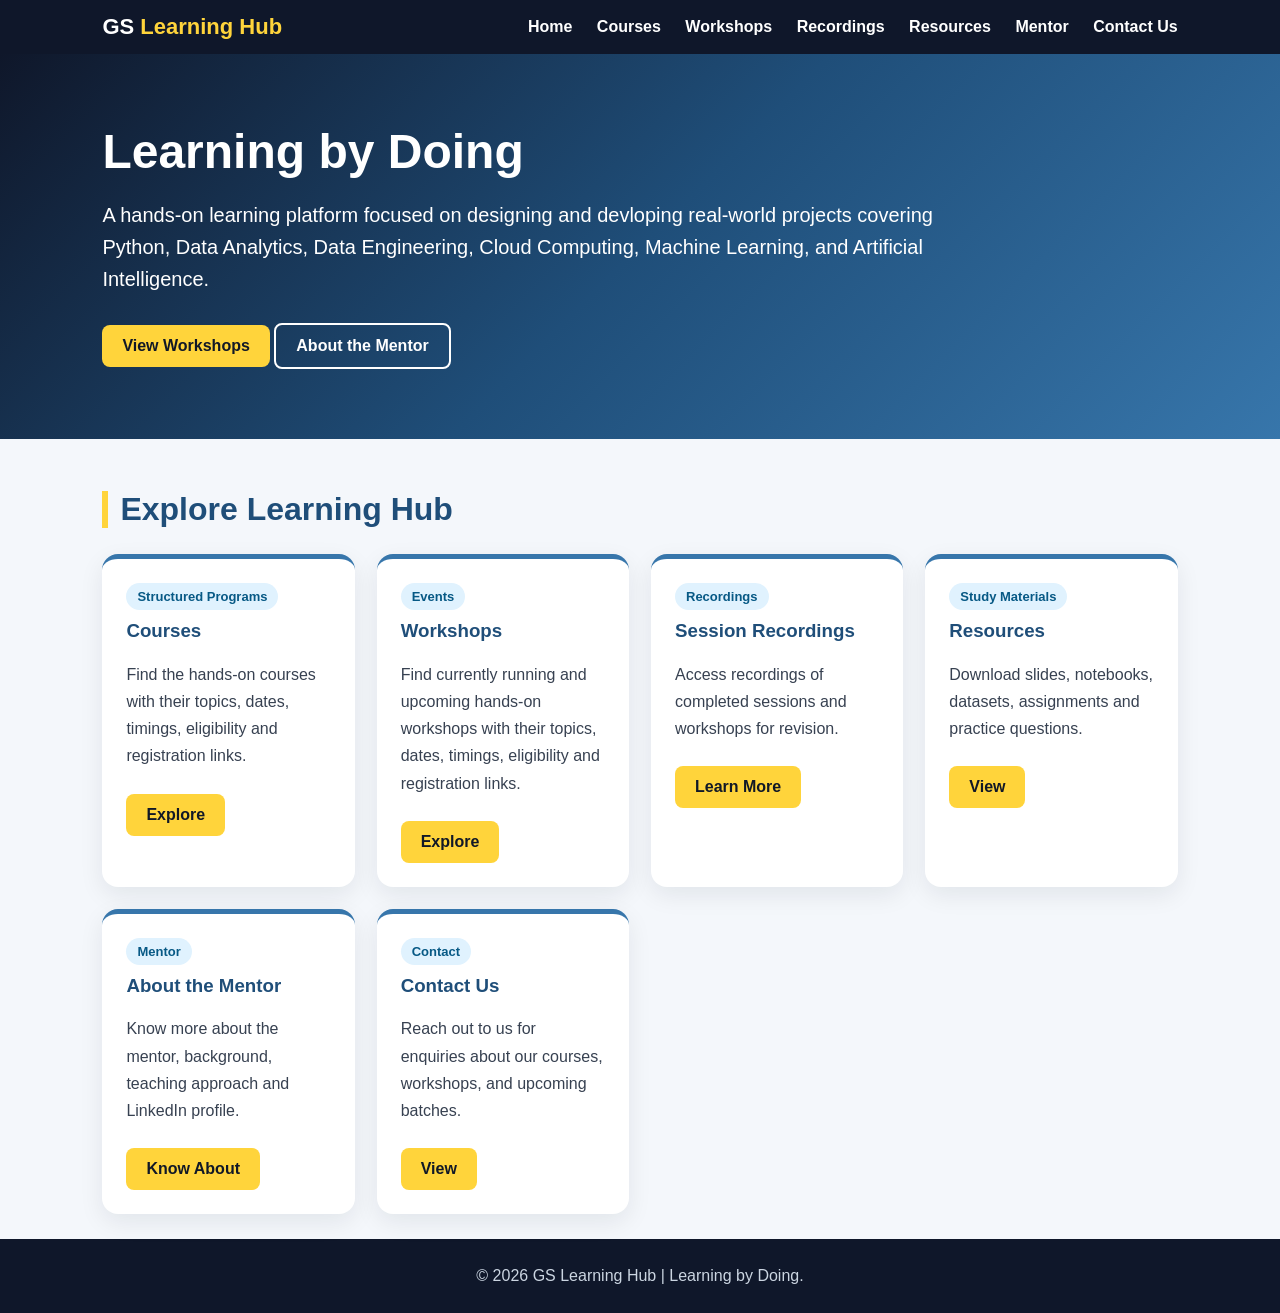
<file: index.html>
<!DOCTYPE html>
<html lang="en">
<head>
    <meta charset="UTF-8"/>
    <meta name="viewport" content="width=device-width, initial-scale=1.0"/>
    <title>GS Learning Hub</title>
    <link rel="stylesheet" href="css/style.css"/>
</head>
<body>
<div class="nav">
    <div class="logo">GS <span>Learning Hub</span></div>
    <div><a href="index.html">Home</a>
        <a href="courses.html">Courses</a>
        <a href="workshops.html">Workshops</a>
        <a href="recordings.html">Recordings</a>
        <a href="resources.html">Resources</a>
        <a href="about.html">Mentor</a>
        <a href="contactus.html">Contact Us</a></div>
</div>

<section class="hero">
    <h1>Learning by Doing</h1>
    <p>A hands-on learning platform focused on designing and devloping real-world projects covering Python, Data Analytics, Data Engineering, Cloud Computing, Machine Learning, and Artificial Intelligence.</p>
    <a class="btn" href="workshops.html">View Workshops</a> <a class="btn btn-outline" href="about.html">About the Mentor</a>
</section>

<section class="section">
    <h2>Explore Learning Hub</h2>
    <div class="grid">
        <div class="card">
            <span class="badge">Structured Programs</span>
            <h3>Courses</h3>
            <p>Find the hands-on courses with their topics, dates, timings, eligibility and registration links.</p>
            <a class="btn" href="courses.html">Explore</a>
        </div>
        <div class="card">
            <span class="badge">Events</span>
            <h3>Workshops</h3>
            <p>Find currently running and upcoming hands-on workshops with their topics, dates, timings, eligibility and registration links.</p>
            <a class="btn" href="workshops.html">Explore</a>
        </div>
        <div class="card">
            <span class="badge">Recordings</span>
            <h3>Session Recordings</h3>
            <p>Access recordings of completed sessions and workshops for revision.</p>
            <a class="btn" href="recordings.html">Learn More</a>
        </div>
        <div class="card">
            <span class="badge">Study Materials</span>
            <h3>Resources</h3>
            <p>Download slides, notebooks, datasets, assignments and practice questions.</p>
            <a class="btn" href="resources.html">View</a>
        </div>
        <div class="card">
            <span class="badge">Mentor</span>
            <h3>About the Mentor</h3>
            <p>Know more about the mentor, background, teaching approach and LinkedIn profile.</p>
            <a class="btn" href="about.html">Know About</a>
        </div>
        <div class="card">
            <span class="badge">Contact</span>
            <h3>Contact Us</h3>
            <p>Reach out to us for enquiries about our courses, workshops, and upcoming batches.</p>
            <a class="btn" href="contactus.html">View</a>
        </div>
    </div>
</section>

<div class="footer">© 2026 GS Learning Hub | Learning by Doing.</div>
</body>
</html>
</file>
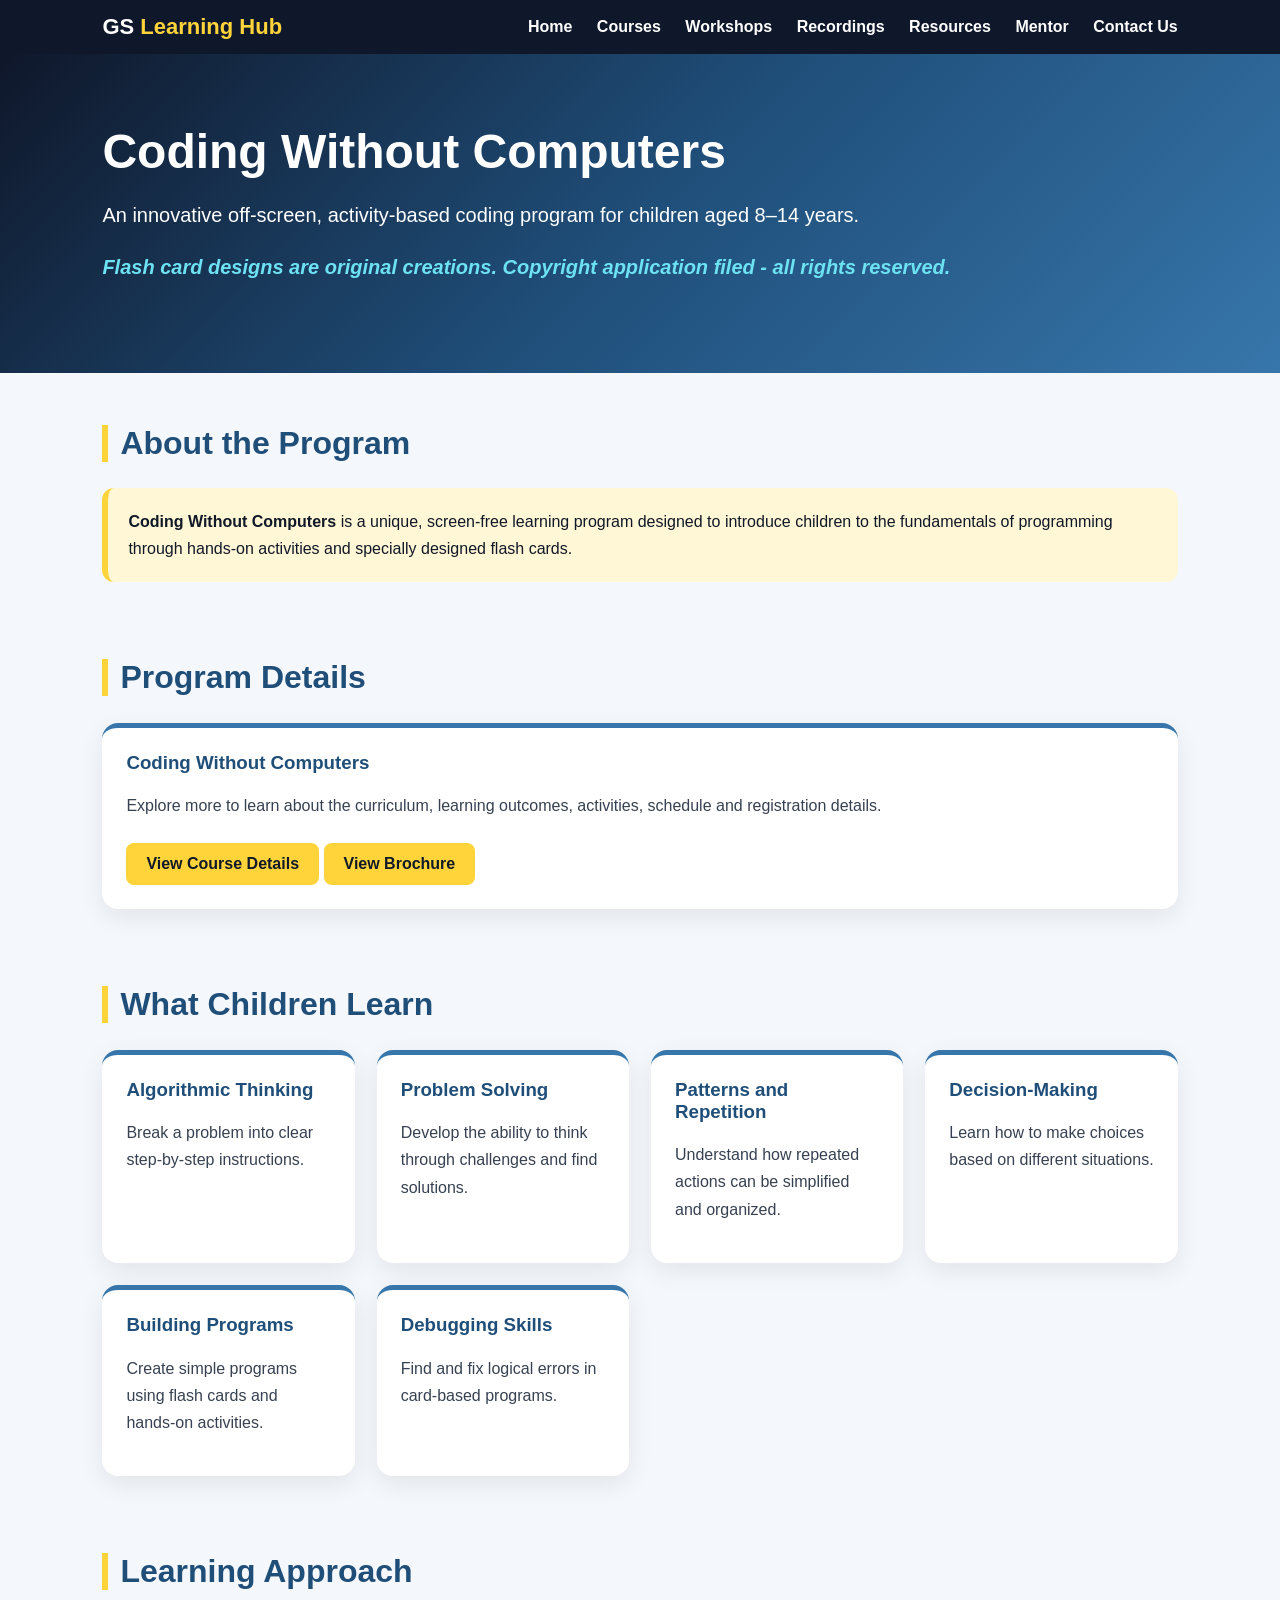
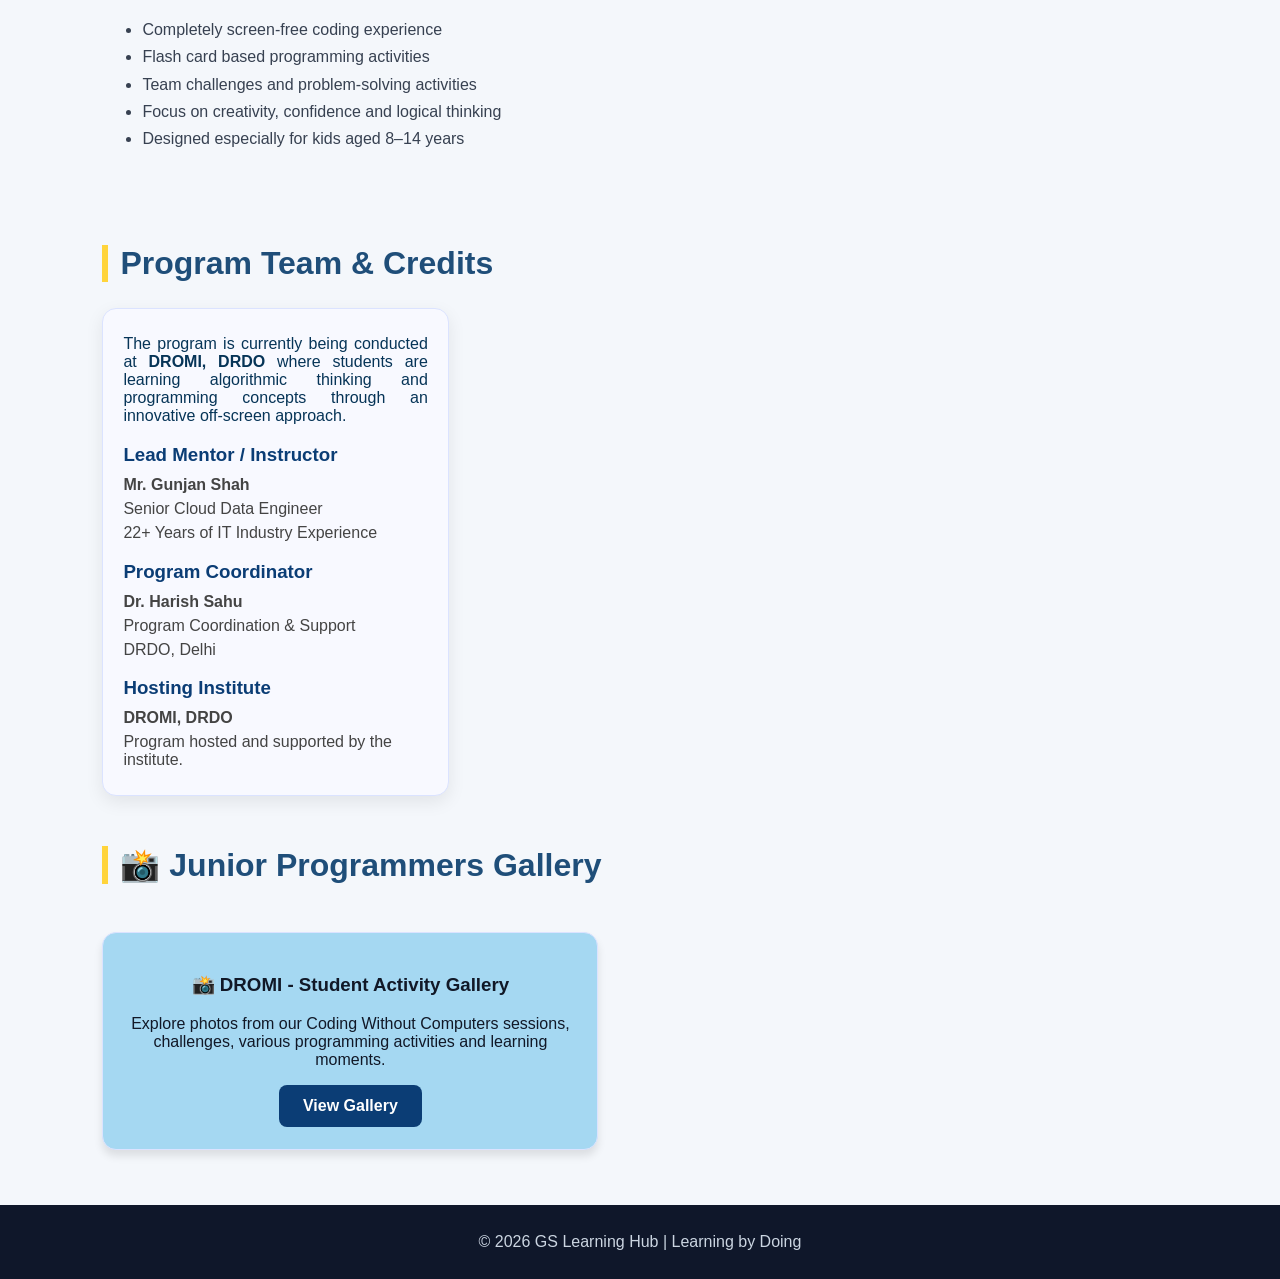
<file: coding-without-computers.html>
<!DOCTYPE html>
<html>
<head>
    <meta charset="UTF-8">
    <meta name="viewport" content="width=device-width, initial-scale=1.0">
    <title>Coding Without Computers</title>
    <link rel="stylesheet" href="css/style.css">
</head>
<body>
<div class="nav">
    <div class="logo">GS <span>Learning Hub</span></div>
    <div>
        <a href="index.html">Home</a>
        <a href="courses.html">Courses</a>
        <a href="workshops.html">Workshops</a>
        <a href="recordings.html">Recordings</a>
        <a href="resources.html">Resources</a>
        <a href="about.html">Mentor</a>
        <a href="contactus.html">Contact Us</a>
    </div>
</div>
<section class="hero">
    <h1>Coding Without Computers</h1>
    <p>An innovative off-screen, activity-based coding program for children aged 8–14 years.</p>
    <p class="copyright-note">Flash card designs are original creations. Copyright application filed - all rights reserved.</p>
</section>
<section class="section">
    <h2>About the Program</h2>
    <div class="highlight"><b>Coding Without Computers</b> is a unique, screen-free learning program designed to introduce children to the fundamentals of programming through hands-on activities and specially designed flash cards.</div>
</section>
<section class="section">
    <h2>Program Details</h2>
    <div class="card">
        <h3>Coding Without Computers</h3>
        <p>
            Explore more to learn about the curriculum, learning outcomes, activities, schedule and registration details.
        </p>
        <a class="btn"
           href="cwc_course_details.html"
           >
            View Course Details
        </a>
        <a class="btn"
           href="images/brochure/Brochure_8-14Yrs_Version.jpg"
           >
            View Brochure
        </a>
    </div>
</section>
<section class="section"><h2>What Children Learn</h2><div class="grid">
    <div class="card"><h3>Algorithmic Thinking</h3><p>Break a problem into clear step-by-step instructions.</p></div>
    <div class="card"><h3>Problem Solving</h3><p>Develop the ability to think through challenges and find solutions.</p></div>
    <div class="card"><h3>Patterns and Repetition</h3><p>Understand how repeated actions can be simplified and organized.</p></div>
    <div class="card"><h3>Decision-Making</h3><p>Learn how to make choices based on different situations.</p></div>
    <div class="card"><h3>Building Programs</h3><p>Create simple programs using flash cards and hands-on activities.</p></div>
    <div class="card"><h3>Debugging Skills</h3><p>Find and fix logical errors in card-based programs.</p></div>
</div>
</section>
<section class="section"><h2>Learning Approach</h2><ul class="list">
<li>Completely screen-free coding experience</li><li>Flash card based programming activities</li><li>Team challenges and problem-solving activities</li><li>Focus on creativity, confidence and logical thinking</li><li>Designed especially for kids aged 8–14 years</li>
</ul>
</section>

<section class="section">
    <h2>Program Team & Credits</h2>
    <div class="credits-grid">
        <div class="credit-card">
            <p style="text-align:justify;color:#063457; font-size:16px;">
                The program is currently being conducted at <b>DROMI, DRDO</b> where students are learning algorithmic thinking and programming concepts through an innovative off-screen approach.
            </p>
            <h3>Lead Mentor / Instructor</h3>
            <p><strong>Mr. Gunjan Shah</strong></p>
            <p>Senior Cloud Data Engineer</p>
            <p>22+ Years of IT Industry Experience</p>
            <h3>Program Coordinator</h3>
            <p><strong>Dr. Harish Sahu</strong></p>
            <p>Program Coordination & Support</p>
            <p>DRDO, Delhi</p>
            <h3>Hosting Institute</h3>
            <p><strong>DROMI, DRDO</strong></p>
            <p>Program hosted and supported by the institute.</p>
        </div>
    </div>
</section>

<section class="section"><h2 style="margin:0;">📸 Junior Programmers Gallery</h2><br>
<div class="gallery-box">
    <h3>📸 DROMI - Student Activity Gallery</h3>
    <p>
        Explore photos from our Coding Without Computers sessions,
        challenges, various programming activities and learning moments.
    </p>

    <a href="https://drive.google.com/drive/folders/1MoaOyw8kwmWW4wtuLs9CSBfDPX2tMwCy?usp=sharing"
       target="_blank"
       class="gallery-btn">
        View Gallery
    </a>
</div>
</section>

<div class="footer">© 2026 GS Learning Hub | Learning by Doing</div></body></html>
</file>
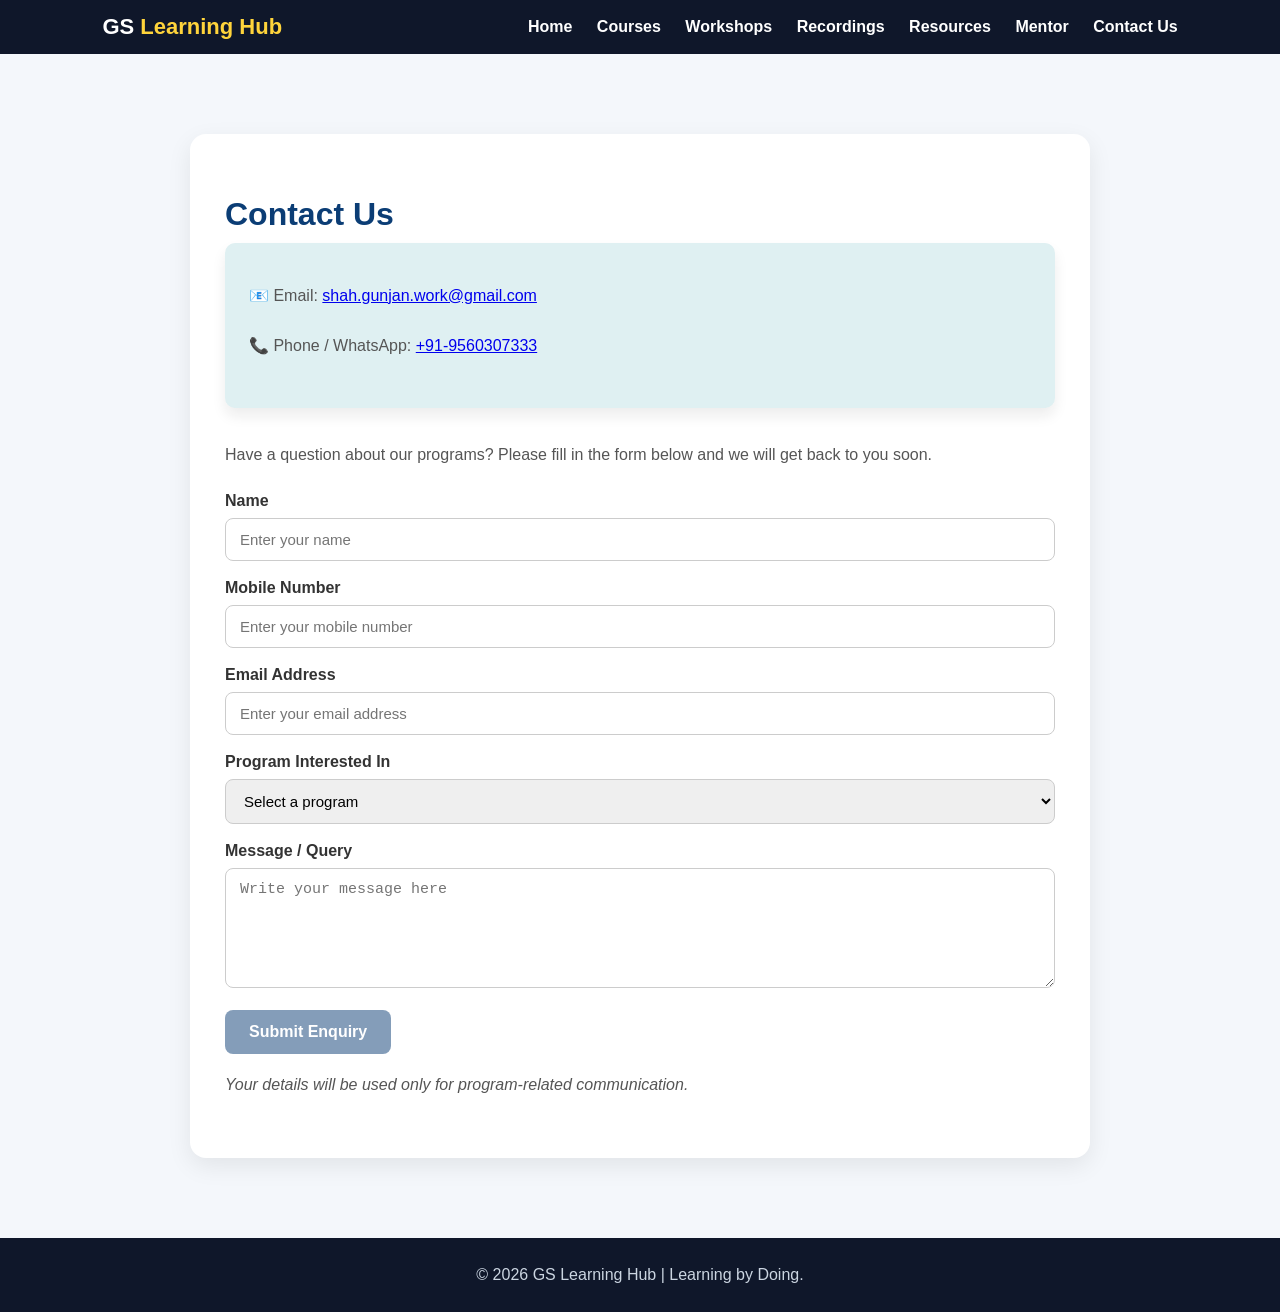
<file: contactus.html>
<!DOCTYPE html>
<html lang="en">

<head>
    <meta charset="UTF-8">
    <meta name="viewport" content="width=device-width, initial-scale=1.0">
    <title>Contact Details</title>
    <link rel="stylesheet" href="css/style.css">
</head>

<body>
<div class="nav">
    <div class="logo">GS <span>Learning Hub</span></div>
    <div>
        <a href="index.html">Home</a>
        <a href="courses.html">Courses</a>
        <a href="workshops.html">Workshops</a>
        <a href="recordings.html">Recordings</a>
        <a href="resources.html">Resources</a>
        <a href="about.html">Mentor</a>
        <a href="contactus.html">Contact Us</a>
    </div>
</div>
<section class="contact-section">
    <div class="contact-card">
        <h1>Contact Us</h1>

        <div class="sub-card">
            <p>
                📧 Email:
                <a href="mailto:shah.gunjan.work@gmail.com">shah.gunjan.work@gmail.com</a>
            </p>

            <p>
                📞 Phone / WhatsApp:
                <a href="tel:+919560307333">+91-9560307333</a>
            </p>

        </div><br>

        <p>
            Have a question about our programs? Please fill in the form below and
            we will get back to you soon.
        </p>

        <form action="https://api.web3forms.com/submit" method="POST">

            <!-- Replace this with your Web3Forms access key -->
            <input type="hidden" name="access_key" value="YOUR_ACCESS_KEY_HERE">

            <!-- Email subject -->
            <input type="hidden" name="subject" value="New Enquiry from GS Learning Hub Website">

            <!-- From name -->
            <input type="hidden" name="from_name" value="GS Learning Hub Website">

            <div class="form-group">
                <label for="name">Name</label>
                <input type="text" id="name" name="Name" placeholder="Enter your name" required>
            </div>

            <div class="form-group">
                <label for="phone">Mobile Number</label>
                <input type="tel" id="phone" name="Mobile Number" placeholder="Enter your mobile number" required>
            </div>

            <div class="form-group">
                <label for="email">Email Address</label>
                <input type="email" id="email" name="Email" placeholder="Enter your email address">
            </div>

            <div class="form-group">
                <label for="program">Program Interested In</label>
                <select id="program" name="Program Interested In" required>
                    <option value="">Select a program</option>
                    <option value="Coding Without Computers">Coding Without Computers</option>
                    <option value="Hands-on Python Workshop">Hands-on Python Workshop</option>
                    <option value="Python Beginner to Builder Program">Python Beginner to Builder Program</option>
                    <option value="Exploratory Data Analysis with Python">Data Analysis with Python</option>
                </select>
            </div>

            <div class="form-group">
                <label for="message">Message / Query</label>
                <textarea id="message" name="Message" placeholder="Write your message here"></textarea>
            </div>

            <button type="submit" class="submit-btn disabled-btn" >Submit Enquiry</button>

            <p class="contact-note">
                <I>Your details will be used only for program-related communication.</I>
            </p>

        </form>
    </div>
</section>
<div class="footer">© 2026 GS Learning Hub | Learning by Doing.</div>
</body>
</html>
</file>
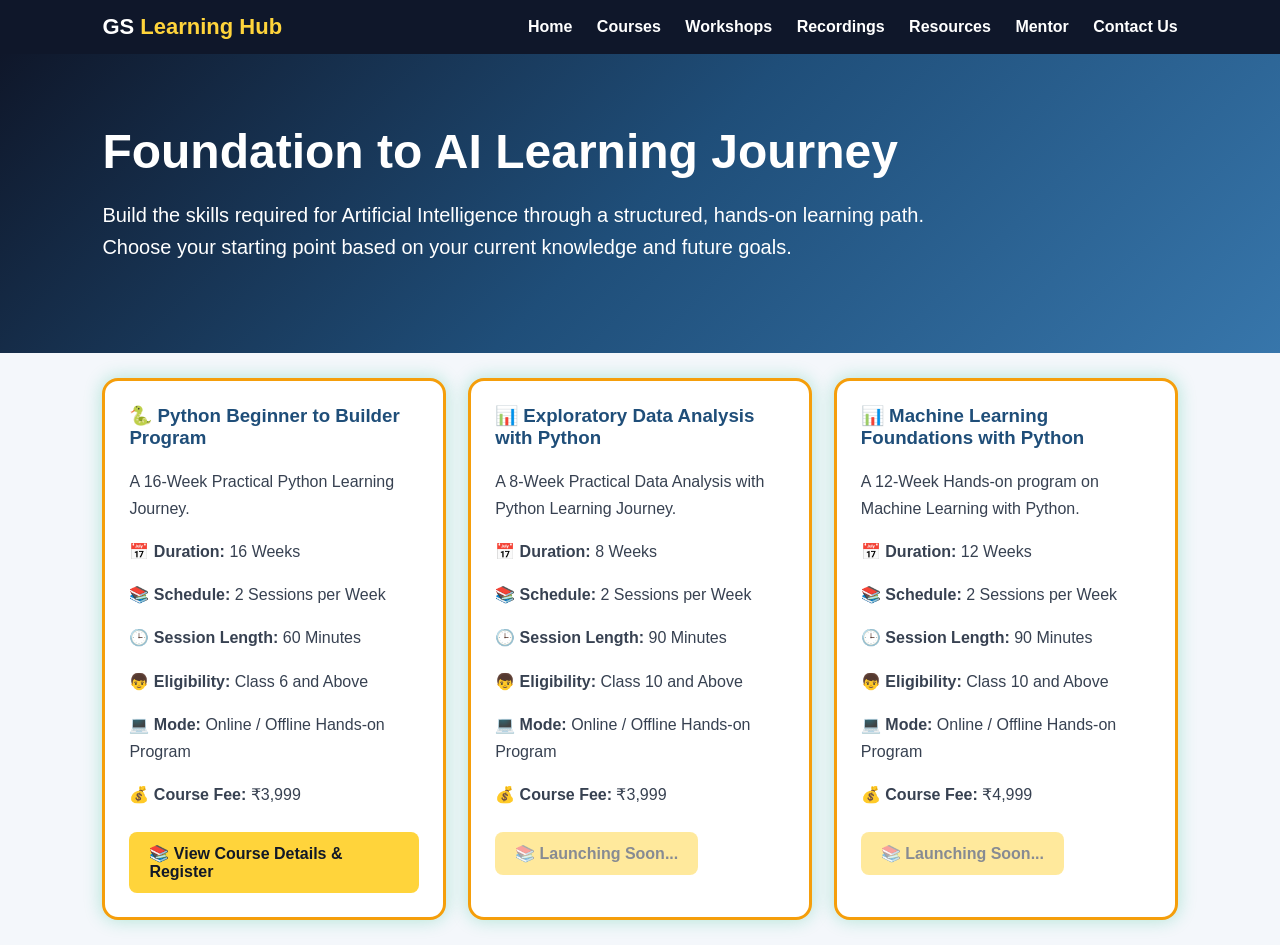
<file: courses.html>
<!DOCTYPE html>
<html lang="en">
<head>
    <meta charset="UTF-8"/>
    <meta name="viewport" content="width=device-width, initial-scale=1.0"/>
    <title>Current Course Offerings</title>
    <link rel="stylesheet" href="css/style.css"/>
</head>

<body>
<div class="nav">
    <div class="logo">GS <span>Learning Hub</span></div>
    <div><a href="index.html">Home</a>
        <a href="courses.html">Courses</a>
        <a href="workshops.html">Workshops</a>
        <a href="recordings.html">Recordings</a>
        <a href="resources.html">Resources</a>
        <a href="about.html">Mentor</a>
        <a href="contactus.html">Contact Us</a></div>
</div>

<section class="hero">
    <h1>Foundation to AI Learning Journey</h1>
    <p>
        Build the skills required for Artificial Intelligence through a structured, hands-on learning path. Choose your starting point based on your current knowledge and future goals.
    </p>
</section>

<section class="section">
    <div class="grid">

        <div class="card upcoming-workshop">
            <h3>🐍 Python Beginner to Builder Program</h3>
            <p>A 16-Week Practical Python Learning Journey.</p>
            <p>📅 <b>Duration:</b> 16 Weeks</p>
            <p>📚 <b>Schedule:</b> 2 Sessions per Week</p>
            <p>🕒 <b>Session Length:</b> 60 Minutes</p>
            <p>👦 <b>Eligibility:</b> Class 6 and Above</p>
            <p>💻 <b>Mode:</b> Online / Offline Hands-on Program</p>
            <p>💰 <b>Course Fee:</b> ₹3,999</p>
            <div class="course-actions">
                <a
                        href="python-begin2build-program.html"
                        class="btn"
                >
                    📚 View Course Details & Register
                </a>
            </div>
        </div>

        <div class="card upcoming-workshop">
            <h3>📊 Exploratory Data Analysis with Python</h3>
            <p>
                A 8-Week Practical Data Analysis with Python Learning Journey.<br>
            </p>
            <p>📅 <b>Duration:</b> 8 Weeks</p>
            <p>📚 <b>Schedule:</b> 2 Sessions per Week</p>
            <p>🕒 <b>Session Length:</b> 90 Minutes</p>
            <p>👦 <b>Eligibility:</b> Class 10 and Above</p>
            <p>💻 <b>Mode:</b> Online / Offline Hands-on Program</p>
            <p>💰 <b>Course Fee:</b> ₹3,999</p>
            <div class="course-actions">
                <a
                        href="eda-python-program.html"
                        class="btn disabled-btn"
                >
                    📚 Launching Soon...
                </a>
            </div>

        </div>

        <div class="card upcoming-workshop">
            <h3>📊 Machine Learning Foundations with Python</h3>
            <p>
                A 12-Week Hands-on program on Machine Learning with Python.<br>
            </p>
            <p>📅 <b>Duration:</b> 12 Weeks</p>
            <p>📚 <b>Schedule:</b> 2 Sessions per Week</p>
            <p>🕒 <b>Session Length:</b> 90 Minutes</p>
            <p>👦 <b>Eligibility:</b> Class 10 and Above</p>
            <p>💻 <b>Mode:</b> Online / Offline Hands-on Program</p>
            <p>💰 <b>Course Fee:</b> ₹4,999</p>
            <div class="course-actions">
                <a
                        href="ml-python-program.html"
                        class="btn disabled-btn"
                >
                    📚 Launching Soon...
                </a>
            </div>

        </div>

    </div>


</section>
</body>

</html>
</file>
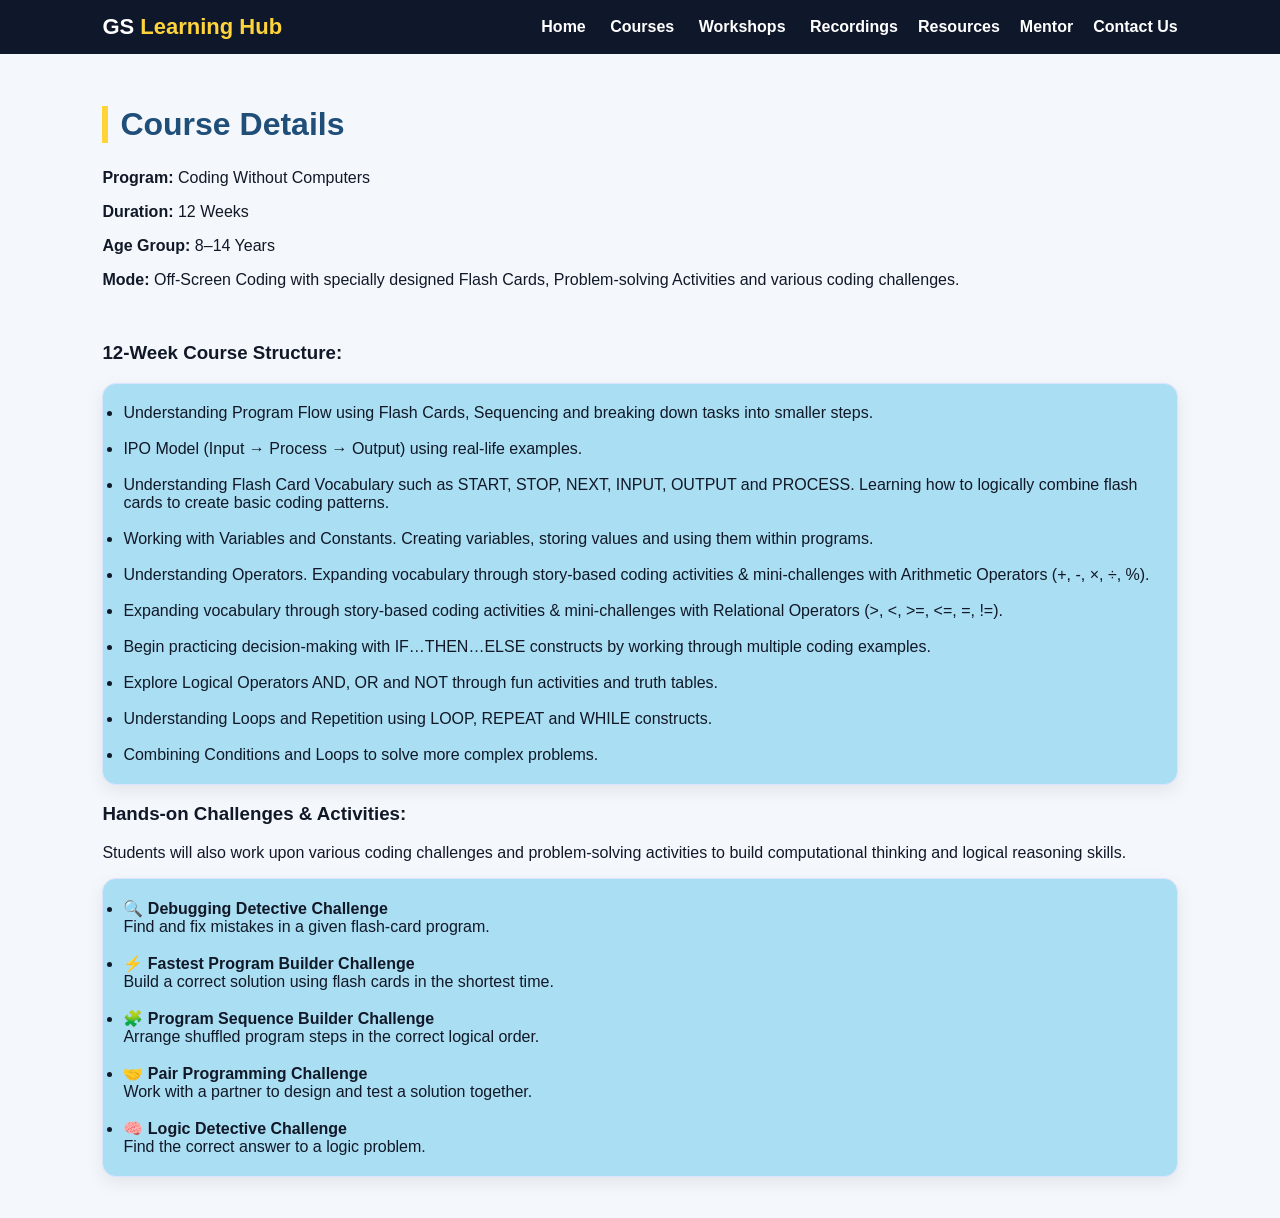
<file: cwc_course_details.html>
<!DOCTYPE html>
<html>
<head>
    <meta charset="UTF-8">
    <meta name="viewport" content="width=device-width, initial-scale=1.0">
    <title>Coding Without Computers</title>
    <link rel="stylesheet" href="css/style.css">
</head>
<body>
<div class="nav">
    <div class="logo">GS <span>Learning Hub</span></div>
    <div>
        <a href="index.html">Home</a>
        <a href="courses.html">Courses</a>
        <a href="workshops.html">Workshops</a>
        <a href="recordings.html">Recordings</a><a href="resources.html">Resources</a><a href="about.html">Mentor</a><a href="contactus.html">Contact Us</a>
    </div>
</div>
<section id="course-details" class="section">
  <h2>Course Details</h2>

  <div class="course-summary">
    <p><strong>Program:</strong> Coding Without Computers</p>
    <p><strong>Duration:</strong> 12 Weeks</p>
    <p><strong>Age Group:</strong> 8–14 Years</p>
    <p><strong>Mode:</strong> Off-Screen Coding with specially designed Flash Cards, Problem-solving Activities and various coding challenges.</p>
  </div>
    <br>
  <h3>12-Week Course Structure:</h3>
    <div class="course-grid">
      <ul class="courses-details">
          <li>Understanding Program Flow using Flash Cards, Sequencing and breaking down tasks into smaller steps.</li><br>
          <li>IPO Model (Input → Process → Output) using real-life examples.</li><br>
          <li>Understanding Flash Card Vocabulary such as START, STOP, NEXT, INPUT, OUTPUT and PROCESS. Learning how to logically combine flash cards to create basic coding patterns.</li><br>
          <li>Working with Variables and Constants. Creating variables, storing values and using them within programs.</li><br>
          <li>Understanding Operators. Expanding vocabulary through story-based coding activities & mini-challenges with Arithmetic Operators (+, -, ×, ÷, %).</li><br>
          <li>Expanding vocabulary through story-based coding activities & mini-challenges  with Relational Operators (&gt;, &lt;, &gt;=, &lt;=, =, !=).</li><br>
          <li>Begin practicing decision‑making with IF…THEN…ELSE constructs by working through multiple coding examples.</li><br>
          <li>Explore Logical Operators AND, OR and NOT through fun activities and truth tables.</li><br>
          <li>Understanding Loops and Repetition using LOOP, REPEAT and WHILE constructs.</li><br>
          <li>Combining Conditions and Loops to solve more complex problems.</li>
      </ul>

        <h3>Hands-on Challenges & Activities:</h3>
        <p>
            Students will also work upon various coding challenges and problem-solving activities to build computational thinking and logical reasoning skills.
        </p>

        <div class="course-grid">
            <ul class="courses-details">
            <li>
                <strong>🔍 Debugging Detective Challenge</strong><br>
                Find and fix mistakes in a given flash-card program.
            </li><br>
            <li>
                <strong>⚡ Fastest Program Builder Challenge</strong><br>
                Build a correct solution using flash cards in the shortest time.
            </li><br>
            <li>
                <strong>🧩 Program Sequence Builder Challenge</strong><br>
                Arrange shuffled program steps in the correct logical order.
            </li><br>

            <li>
                <strong>🤝 Pair Programming Challenge</strong><br>
                Work with a partner to design and test a solution together.
            </li><br>
            <li>
                <strong>🧠 Logic Detective Challenge</strong><br>
                Find the correct answer to a logic problem.
            </li>
            </ul>
        </div>

    </div>


</section>
</body>
</html>
</file>
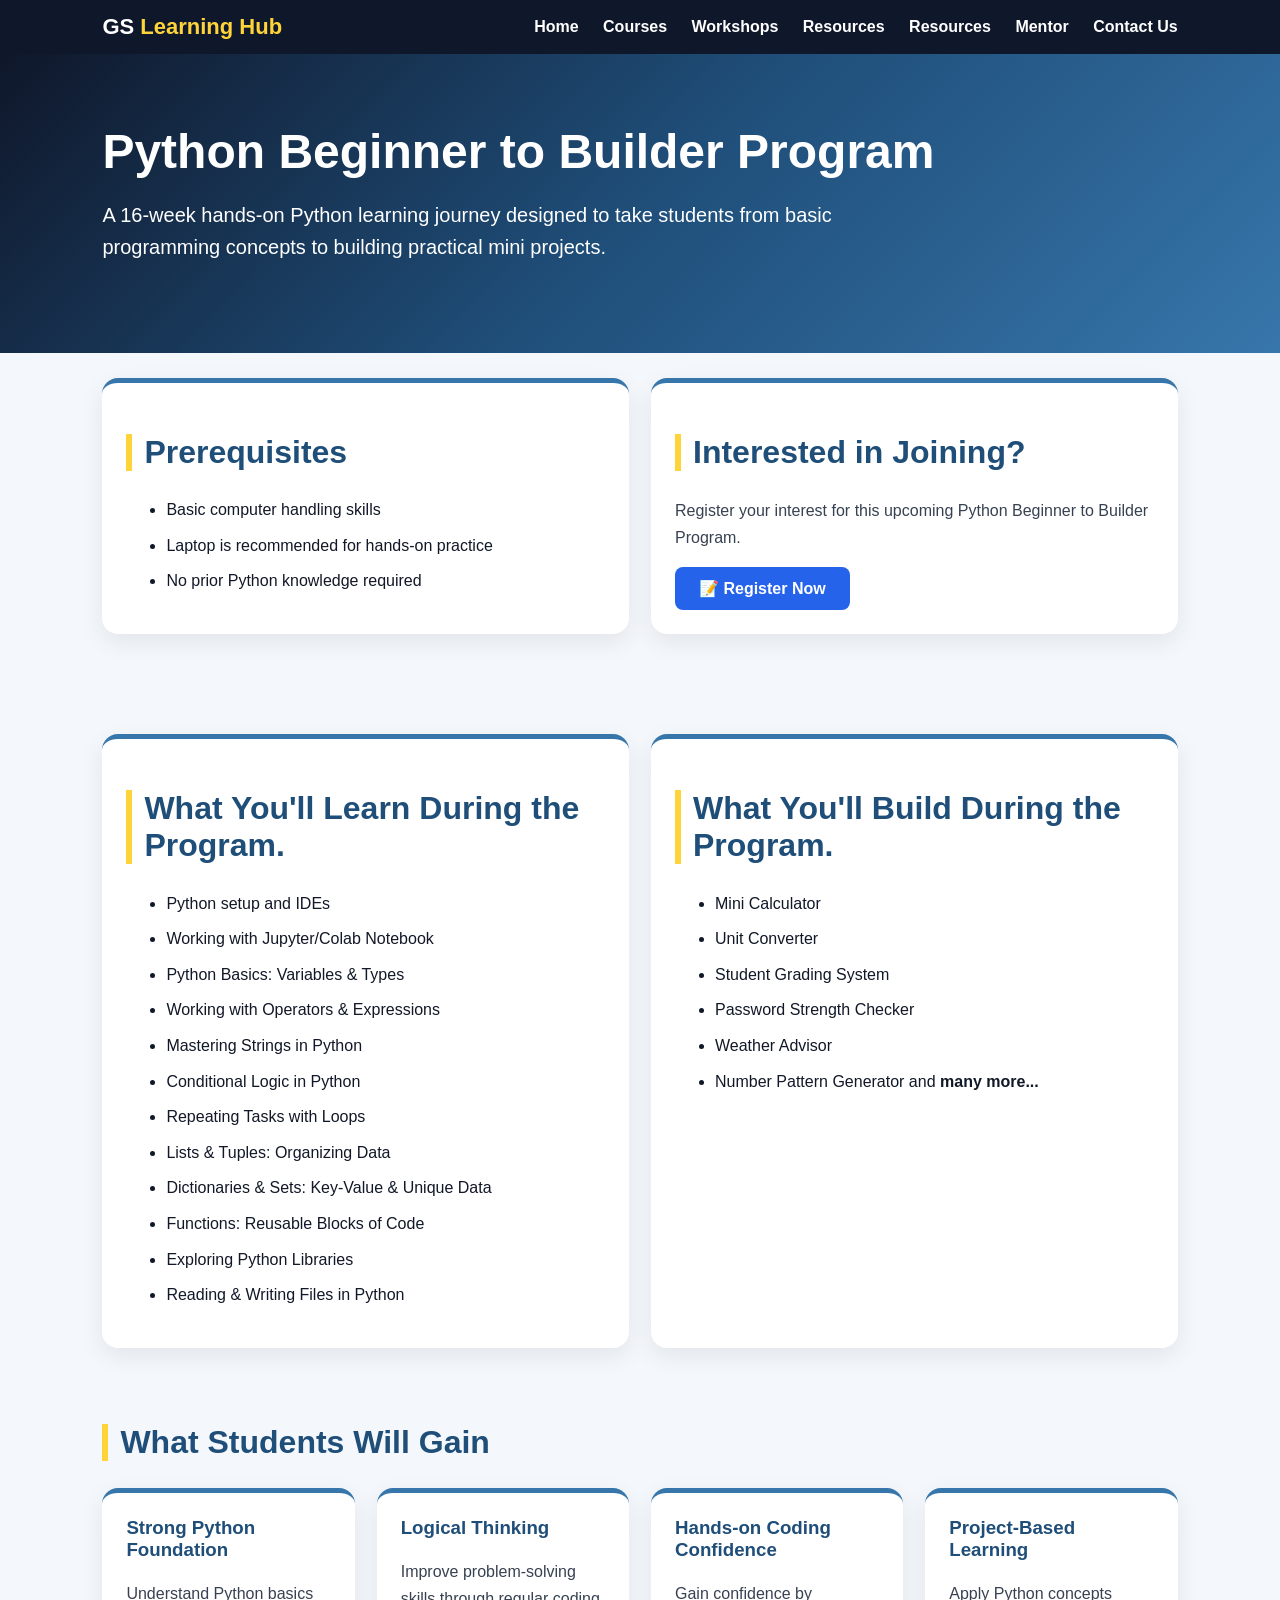
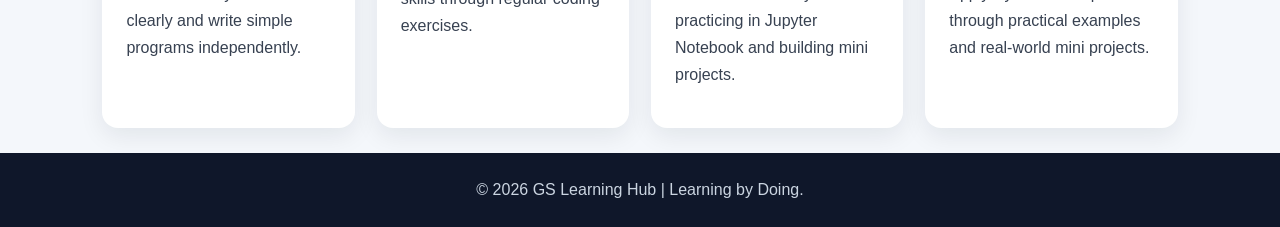
<file: python-begin2build-program.html>
<!DOCTYPE html>
<html lang="en">

<head>
    <meta charset="UTF-8">
    <meta name="viewport" content="width=device-width, initial-scale=1.0">
    <title>Python Beginner to Builder Program | GS Learning Hub</title>
    <link rel="stylesheet" href="css/style.css">
</head>

<body>

<!-- Navigation -->

<div class="nav">

    <div class="logo">
        GS <span>Learning Hub</span>
    </div>

    <div>
        <a href="index.html">Home</a>
        <a href="courses.html">Courses</a>
        <a href="workshops.html">Workshops</a>
        <a href="recordings.html">Resources</a>
        <a href="resources.html">Resources</a>
        <a href="about.html">Mentor</a>
        <a href="contactus.html">Contact Us</a>
    </div>

</div>

<!-- Hero Section -->

<section class="hero">

    <h1>Python Beginner to Builder Program</h1>

    <p>
        A 16-week hands-on Python learning journey designed to take students
        from basic programming concepts to building practical mini projects.
    </p>

</section>

<!-- Prerequisites -->
<section class="section">

    <section class="grid">


        <div class="card">

            <h2>Prerequisites</h2>

            <ul>
                <li>Basic computer handling skills</li>
                <li>Laptop is recommended for hands-on practice</li>
                <li>No prior Python knowledge required</li>
            </ul>

        </div>

        <div class="card">

            <h2>Interested in Joining?</h2>

            <p>
                Register your interest for this upcoming Python Beginner to Builder Program.
            </p>

            <a href="https://forms.gle/72fHdq5qcT9PPAFi8"
               target="_blank"
               class="register-btn">
                📝 Register Now
            </a>

        </div>
    </section>

</section>

<!-- Registration -->

<section class="section">



</section>

<!-- Course Overview -->

<!-- 16 Week Schedule -->

<section class="section">
<section class="grid">

    <div class="card">
        <h2>What You'll Learn During the Program.</h2>
        <ul>
            <li>Python setup and IDEs</li>
            <li>Working with Jupyter/Colab Notebook</li>
            <li>Python Basics: Variables & Types</li>
            <li>Working with Operators & Expressions</li>
            <li>Mastering Strings in Python</li>
            <li>Conditional Logic in Python</li>
            <li>Repeating Tasks with Loops</li>
            <li>Lists & Tuples: Organizing Data</li>
            <li>Dictionaries & Sets: Key‑Value & Unique Data</li>
            <li>Functions: Reusable Blocks of Code</li>
            <li>Exploring Python Libraries</li>
            <li>Reading & Writing Files in Python</li>
        </ul>

    </div>

    <div class="card">
        <h2>What You'll Build During the Program.</h2>
        <ul>
            <li>Mini Calculator</li>
            <li>Unit Converter</li>
            <li>Student Grading System</li>
            <li>Password Strength Checker</li>
            <li>Weather Advisor</li>
            <li>Number Pattern Generator and <b>many more...</b></li>
        </ul>
    </div>


</section>
</section>

<!-- Learning Outcomes -->

<section class="section">

    <h2>What Students Will Gain</h2>

    <div class="grid">

        <div class="card">
            <h3>Strong Python Foundation</h3>
            <p>
                Understand Python basics clearly and write simple programs independently.
            </p>
        </div>

        <div class="card">
            <h3>Logical Thinking</h3>
            <p>
                Improve problem-solving skills through regular coding exercises.
            </p>
        </div>

        <div class="card">
            <h3>Hands-on Coding Confidence</h3>
            <p>
                Gain confidence by practicing in Jupyter Notebook and building mini projects.
            </p>
        </div>

        <div class="card">
            <h3>Project-Based Learning</h3>
            <p>
                Apply Python concepts through practical examples and real-world mini projects.
            </p>
        </div>

    </div>

</section>



<div class="footer">
    © 2026 GS Learning Hub | Learning by Doing.
</div>

</body>

</html>
</file>
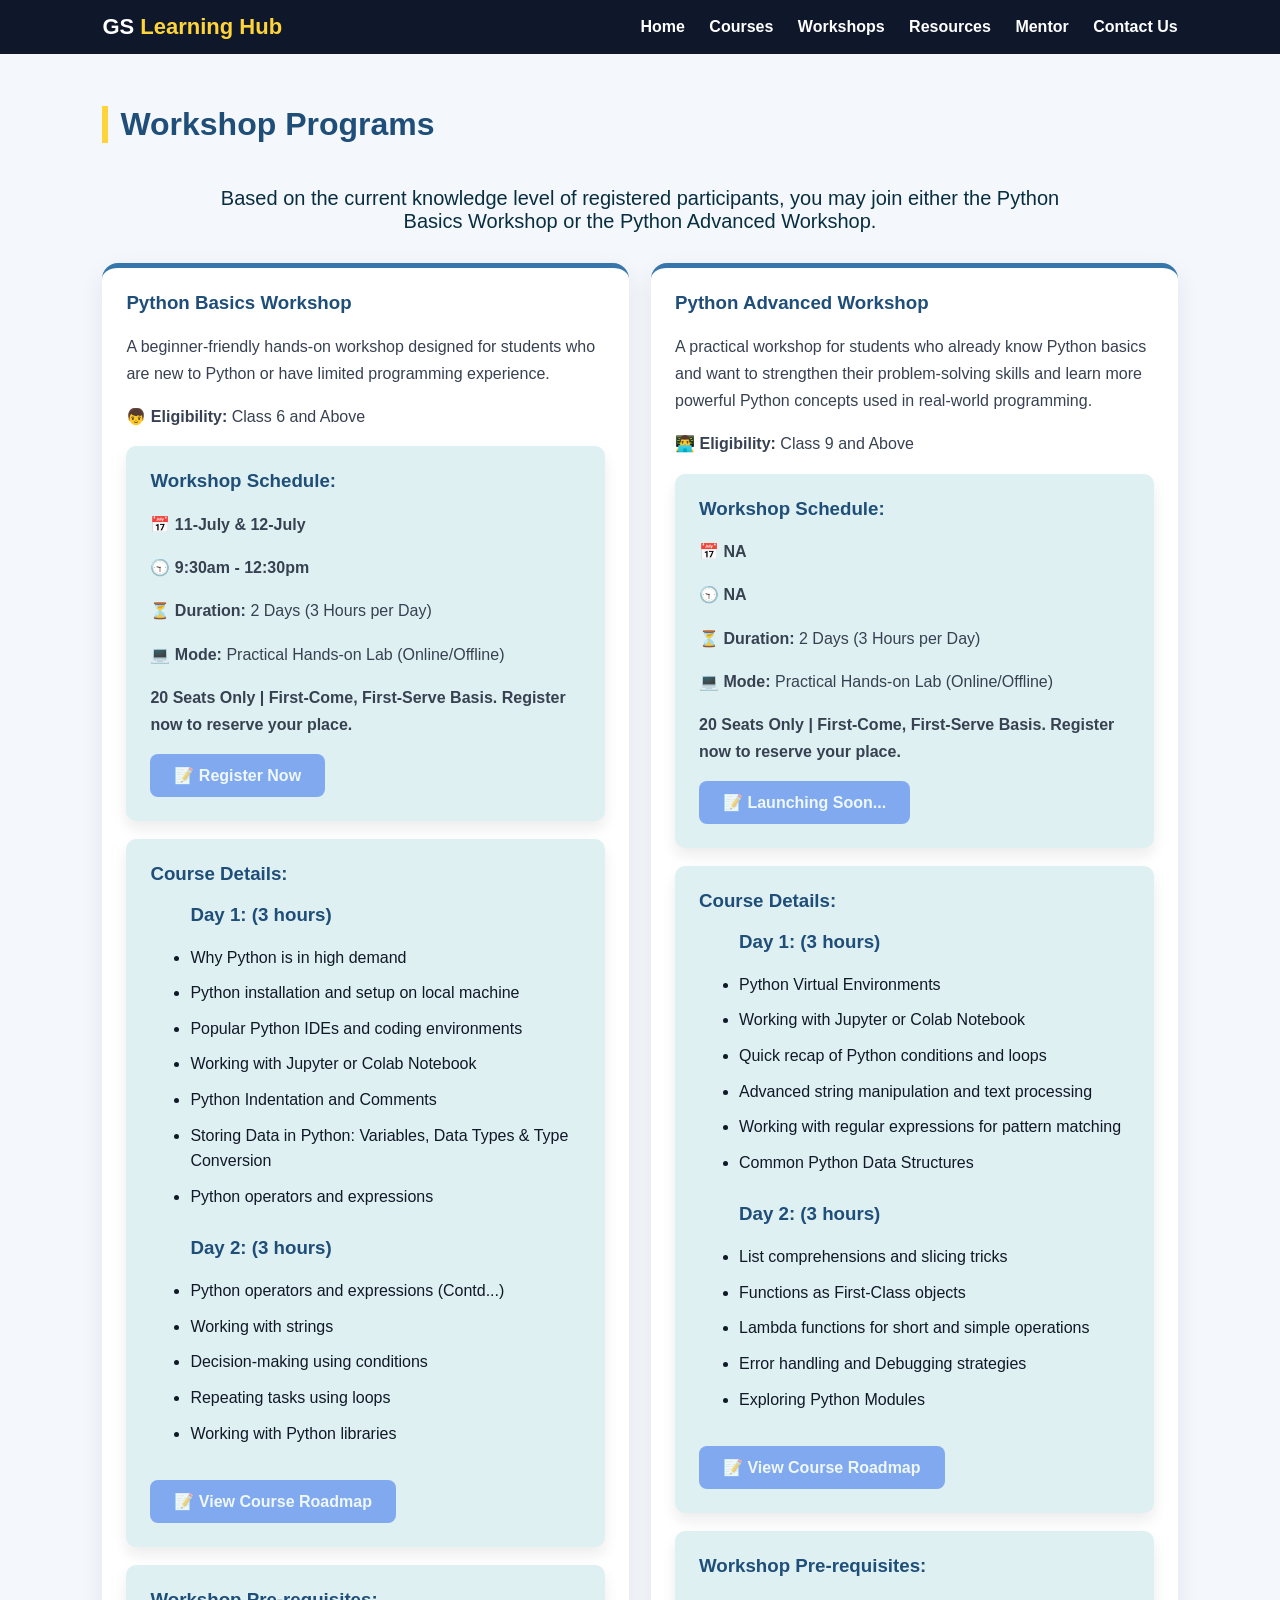
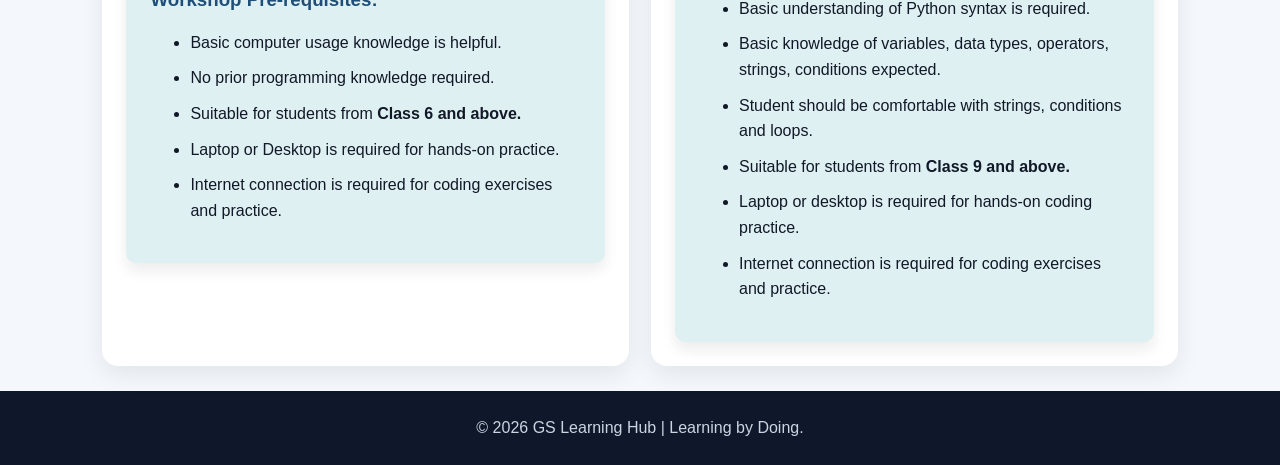
<file: python-workshops-program.html>
<!DOCTYPE html>
<html lang="en">

<head>
    <meta charset="UTF-8">
    <meta name="viewport" content="width=device-width, initial-scale=1.0">
    <title>Hands-on Python Workshop | GS Learning Hub</title>
    <link rel="stylesheet" href="css/style.css">
</head>

<body>

<!-- Navigation -->

<div class="nav">

    <div class="logo">
        GS <span>Learning Hub</span>
    </div>

    <div>
        <a href="index.html">Home</a>
        <a href="courses.html">Courses</a>
        <a href="workshops.html">Workshops</a>
        <a href="resources.html">Resources</a>
        <a href="about.html">Mentor</a>
        <a href="contactus.html">Contact Us</a>
    </div>

</div>

<!-- Course Content -->

<section class="section">

    <h2>Workshop Programs</h2>
    <br>
    <p style="text-align:center; max-width:850px; margin:0 auto 30px; color:#082E40; font-size:20px;">
        Based on the current knowledge level of registered participants, you may join either
        the Python Basics Workshop or the Python Advanced Workshop.
    </p>

<div class="grid">

    <!-- Python Basics Workshop -->

    <div class="card">

        <h3>Python Basics Workshop</h3>

        <p>
            A beginner-friendly hands-on workshop designed for students who are new to Python
            or have limited programming experience.
        </p>

        <p>
            👦 <b>Eligibility:</b> Class 6 and Above
        </p>

        <div class="sub-card">

            <h3>Workshop Schedule: </h3>

            <p>
                📅 <b>11-July & 12-July</b>
            </p>

            <p>
                🕤 <b>9:30am - 12:30pm</b>
            </p>

            <p>
                ⏳ <b>Duration:</b> 2 Days (3 Hours per Day)
            </p>

            <p>
                💻 <b>Mode:</b> Practical Hands-on Lab (Online/Offline)
            </p>

            <p>
                <B>20 Seats Only | First-Come, First-Serve Basis. Register now to reserve your place.</B>
            </p>
            <!-- DROMI https://forms.gle/RsA6m4kWYsDVvxxW9-->
            <a href="https://forms.gle/bQ8Xfqs3DcN3CUdd8"
               target="_blank"
               class="register-btn disabled-btn">
                📝 Register Now
            </a>
            <!-- Outsider https://forms.gle/bQ8Xfqs3DcN3CUdd8 -->

        </div><br>

        <div class="course-card">
            <h3>Course Details: </h3>
        <ul>
            <h3>Day 1: (3 hours)</h3>
            <li>Why Python is in high demand</li>
            <li>Python  installation and setup on local machine</li>
            <li>Popular Python IDEs and coding environments</li>
            <li>Working with Jupyter or Colab Notebook</li>
            <li>Python Indentation and Comments</li>
            <li>Storing Data in Python: Variables, Data Types & Type Conversion</li>
            <li>Python operators and expressions</li><br>
            <h3>Day 2: (3 hours)</h3>
            <li>Python operators and expressions (Contd...)</li>
            <li>Working with strings</li>
            <li>Decision-making using conditions</li>
            <li>Repeating tasks using loops</li>
            <li>Working with Python libraries</li>
        </ul><br>
            <a href="images/courses/python_basic_workshop_roadmap_morning.png"
               target="_blank"
               class="register-btn disabled-btn">
                📝 View Course Roadmap
            </a>
        </div><br>

        <div class="course-card">
            <h3>Workshop Pre-requisites: </h3>
            <ul>
                <li>Basic computer usage knowledge is helpful.</li>
                <li>No prior programming knowledge required.</li>
                <li>Suitable for students from <b>Class 6 and above.</b></li>
                <li>Laptop or Desktop is required for hands-on practice.</li>
                <li>Internet connection is required for coding exercises and practice.</li>
            </ul>
        </div>

    </div>

    <!-- Python Advanced Workshop -->

    <div class="card">

        <h3>Python Advanced Workshop</h3>

        <p>
            A practical workshop for students who already know Python basics and want to
            strengthen their problem-solving skills and learn more powerful Python concepts
            used in real-world programming.
        </p>

        <p>
            👨‍💻 <b>Eligibility:</b> Class 9 and Above
        </p>

        <div class="sub-card">

            <h3>Workshop Schedule: </h3>

            <p>
                📅 <!-- <b>18-July & 19-July</b> --><b>NA</b>
            </p>

            <p>
                🕤 <!-- <b>9:30am - 12:30pm</b> --><b>NA</b>
            </p>

            <p>
                ⏳ <b>Duration:</b> 2 Days (3 Hours per Day)
            </p>

            <p>
                💻 <b>Mode:</b> Practical Hands-on Lab (Online/Offline)
            </p>

            <p>
                <B>20 Seats Only | First-Come, First-Serve Basis. Register now to reserve your place.</B>
            </p>
            <!-- DROMI https://forms.gle/WUJtsCgNbTJfWzws6 -->
            <a href="https://forms.gle/VfAuH5W8L5nbDzhk6"
               target="_blank"
               class="register-btn disabled-btn" >
                📝 Launching Soon...
            </a>

            <!-- Outsider https://forms.gle/VfAuH5W8L5nbDzhk6 -->

        </div>
        <br>
        <div class="course-card">

            <h3>Course Details: </h3>

        <ul>
            <h3>Day 1: (3 hours)</h3>
            <li>Python Virtual Environments</li>
            <li>Working with Jupyter or Colab Notebook</li>
            <li>Quick recap of Python conditions and loops</li>
            <li>Advanced string manipulation and text processing</li>
            <li>Working with regular expressions for pattern matching</li>
            <li>Common Python Data Structures</li><br>
            <h3>Day 2: (3 hours)</h3>
            <li>List comprehensions and slicing tricks</li>
            <li>Functions as First-Class objects</li>
            <li>Lambda functions for short and simple operations</li>
            <li>Error handling and Debugging strategies</li>
            <li>Exploring Python Modules</li>
        </ul><br>
            <a href="images/courses/python_adv_workshop_roadmap_morning.png"
               target="_blank"
               class="register-btn disabled-btn">
                📝 View Course Roadmap
            </a>

        </div> <br>

        <div class="course-card">
            <h3>Workshop Pre-requisites: </h3>
            <ul>
                <li>Basic understanding of Python syntax is required.</li>
                <li>Basic knowledge of variables, data types, operators, strings, conditions expected.</li>
                <li>Student should be comfortable with strings, conditions and loops.</li>
                <li>Suitable for students from <b>Class 9 and above.</b></li>
                <li>Laptop or desktop is required for hands-on coding practice.</li>
                <li>Internet connection is required for coding exercises and practice.</li>
            </ul>
        </div>


    </div>

</div>


</section>
<div class="footer">
    © 2026 GS Learning Hub | Learning by Doing.
</div>

</body>

</html>
</file>
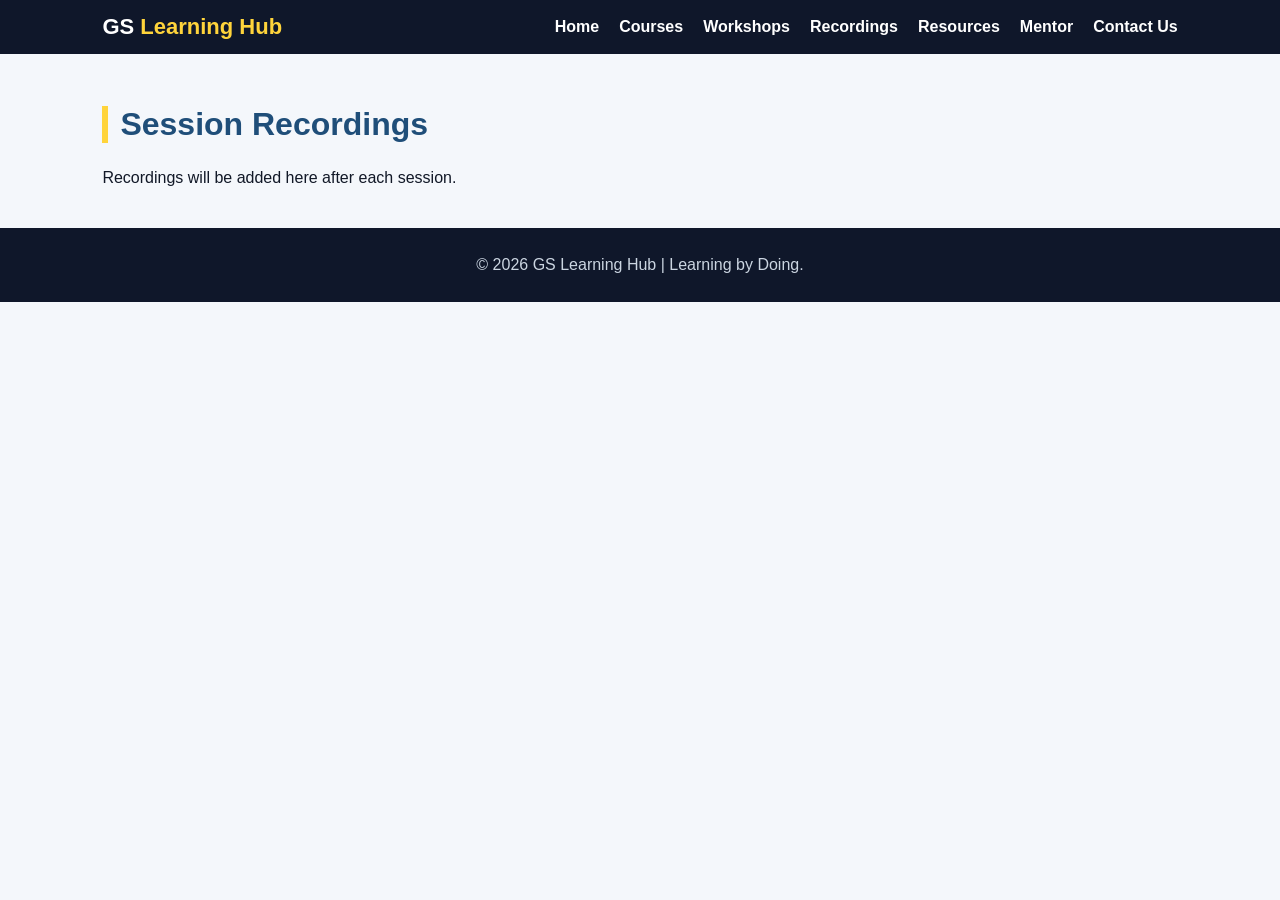
<file: recordings.html>
<!DOCTYPE html>
<html lang="en">
<head>
    <meta charset="UTF-8"/>
    <meta name="viewport" content="width=device-width, initial-scale=1.0"/>
    <title>Recordings</title>
    <link rel="stylesheet" href="css/style.css"/>
</head>
<body>
<div class="nav">
    <div class="logo">GS <span>Learning Hub</span></div>
    <div><a href="index.html">Home</a><a href="courses.html">Courses</a><a href="workshops.html">Workshops</a><a href="recordings.html">Recordings</a><a href="resources.html">Resources</a><a href="about.html">Mentor</a><a href="contactus.html">Contact Us</a></div>
</div>
<section class="section">
    <h2>Session Recordings</h2>
    <p>Recordings will be added here after each session.</p>
    <!--
    <table class="table">
        <tr>
            <th>Session</th>
            <th>Topic</th>
            <th>Recording Link</th>
        </tr>
        <tr>
            <td>Python Workshop - Day 1</td>
            <td>Python Basics & Logic Building</td>
            <td><a href="index.html" target="_blank">View Recording</a></td>
        </tr>
        <tr>
            <td>Python Workshop - Day 2</td>
            <td>Pandas, Visualization & Mini Project</td>
            <td><a href="index.html" target="_blank">View Recording</a></td>
        </tr>
    </table>
    -->
</section>
<div class="footer">© 2026 GS Learning Hub | Learning by Doing.</div>
</body>
</html>
</file>
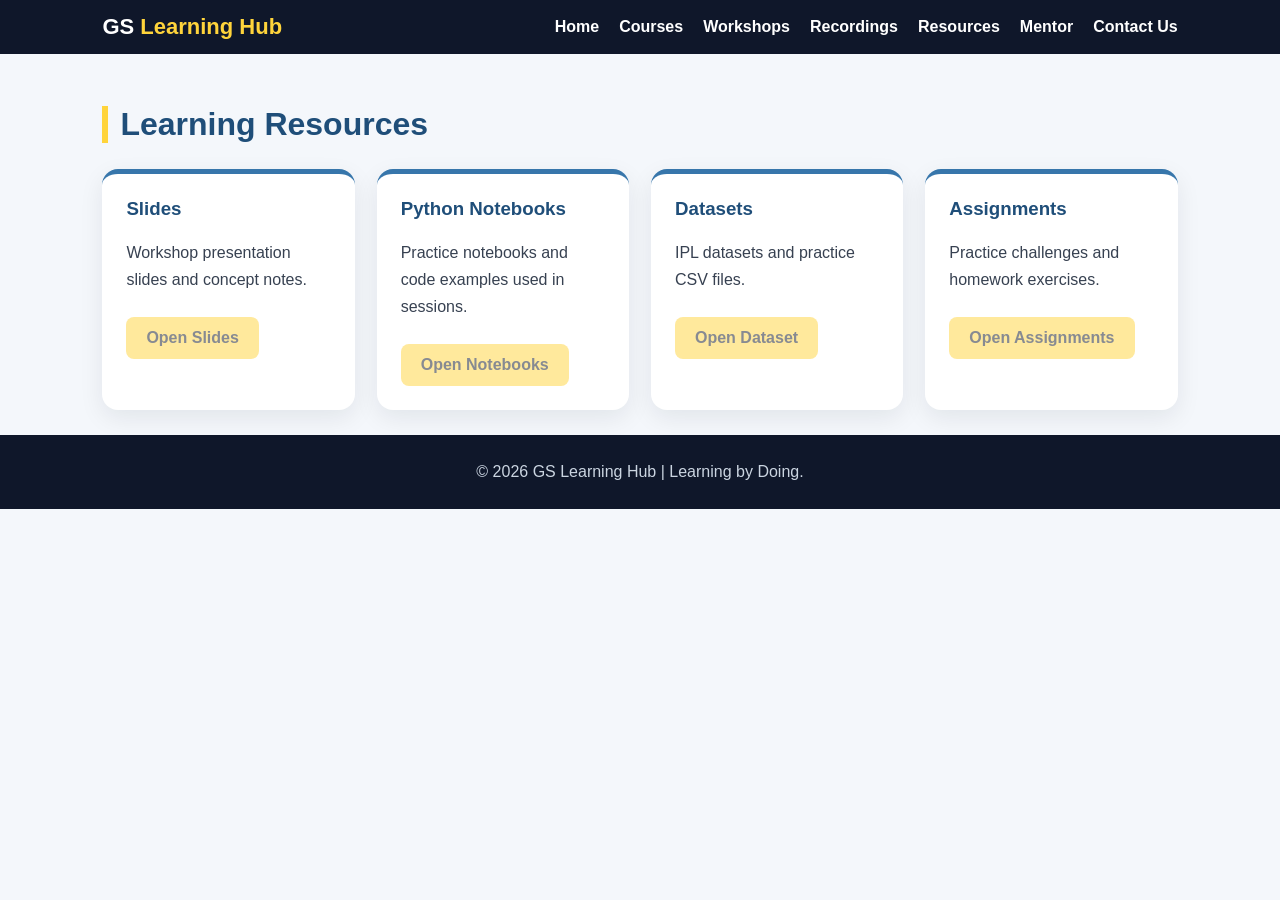
<file: resources.html>
<!DOCTYPE html>
<html lang="en">
<head>
    <meta charset="UTF-8"/>
    <meta name="viewport" content="width=device-width, initial-scale=1.0"/>
    <title>Resources</title>
    <link rel="stylesheet" href="css/style.css"/>
</head>
<body>
<div class="nav">
    <div class="logo">GS <span>Learning Hub</span></div>
    <div><a href="index.html">Home</a><a href="courses.html">Courses</a><a href="workshops.html">Workshops</a><a href="recordings.html">Recordings</a><a href="resources.html">Resources</a><a href="about.html">Mentor</a><a href="contactus.html">Contact Us</a></div>
</div>
<section class="section">
    <h2>Learning Resources</h2>
    <div class="grid">
        <div class="card">
            <h3>Slides</h3>
            <p>Workshop presentation slides and concept notes.</p>
            <a class="btn disabled-btn" aria-disabled="true" onclick="return false;" href="https://docs.google.com/presentation/d/1FkE-3CPt3SKvIFNiw9QMP81t_Q0SutMW/edit?usp=sharing&ouid=104377908375700145407&rtpof=true&sd=true" target="_blank">Open Slides</a>
        </div>
        <div class="card">
            <h3>Python Notebooks</h3>
            <p>Practice notebooks and code examples used in sessions.</p>
            <a class="btn disabled-btn" aria-disabled="true" onclick="return false;" href="PASTE_NOTEBOOK_LINK_HERE" target="_blank">Open Notebooks</a>
        </div>
        <div class="card">
            <h3>Datasets</h3>
            <p>IPL datasets and practice CSV files.</p>
            <a class="btn disabled-btn" aria-disabled="true" onclick="return false;" href="https://drive.google.com/drive/folders/1C5EiuYa1iachJUxy_nvKV_qolLYEdDvO?usp=sharing" target="_blank">Open Dataset</a>
        </div>
        <div class="card">
            <h3>Assignments</h3>
            <p>Practice challenges and homework exercises.</p>
            <a class="btn disabled-btn" aria-disabled="true" onclick="return false;" href="index.html" target="_blank">Open Assignments</a>
        </div>
    </div>
</section>
<div class="footer">© 2026 GS Learning Hub | Learning by Doing.</div>
</body>
</html>
</file>
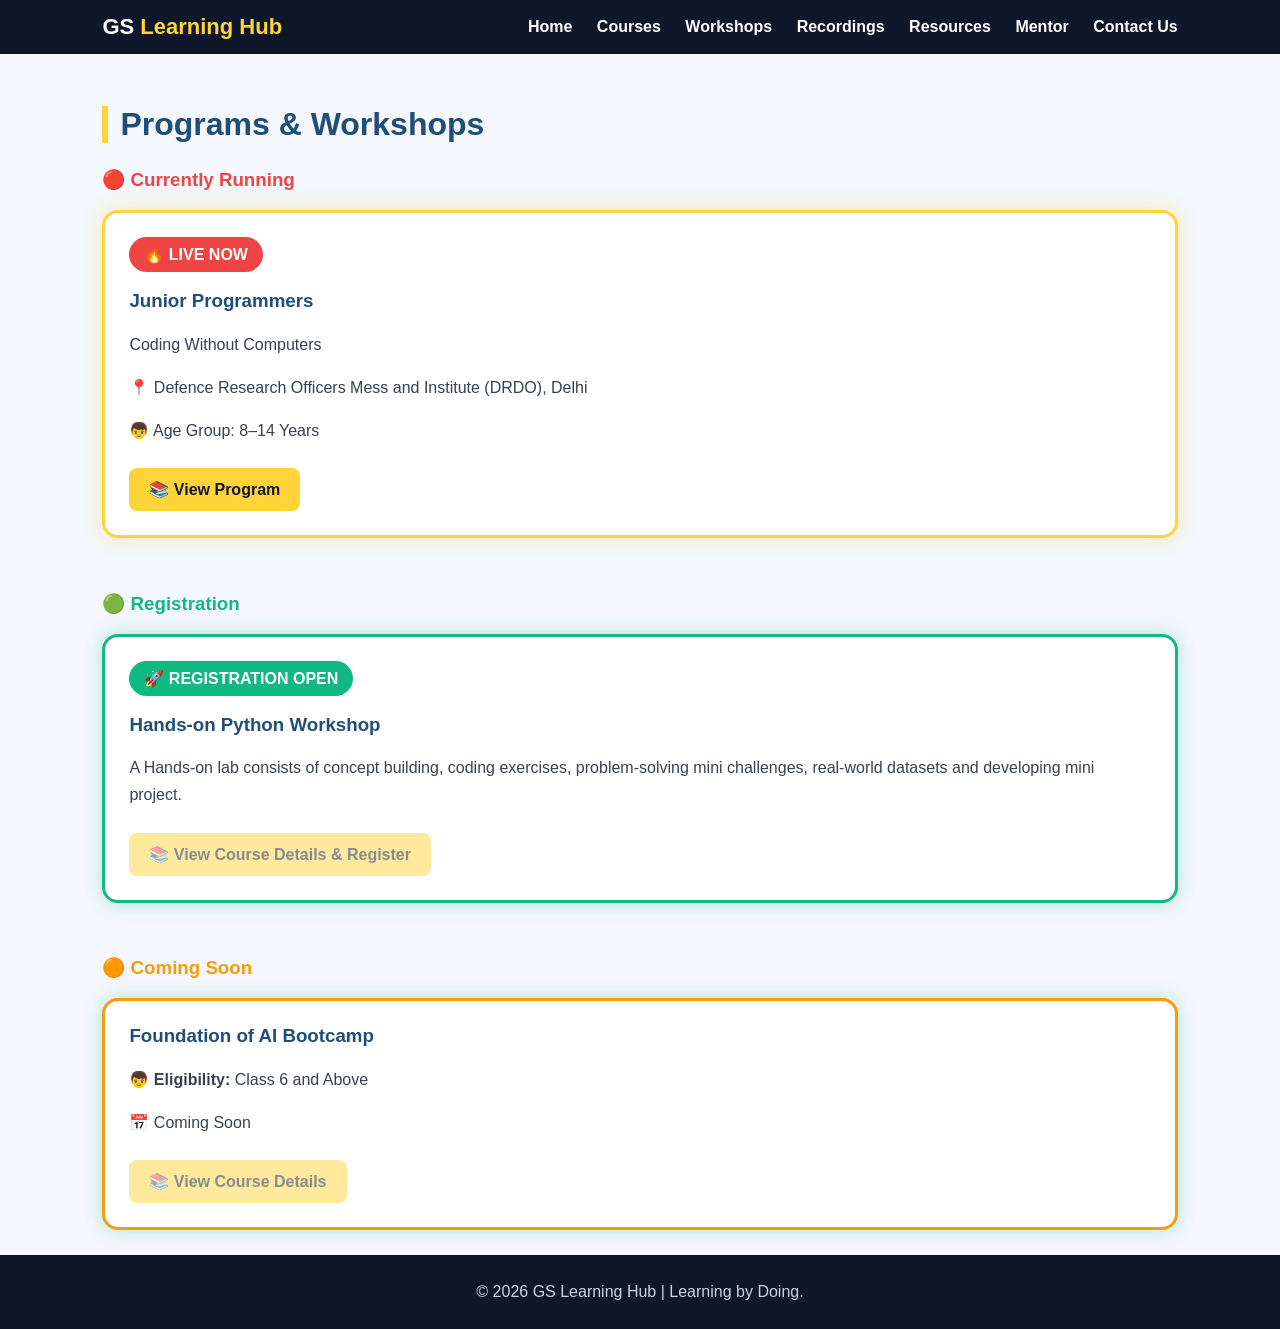
<file: workshops.html>
<!DOCTYPE html>
<html lang="en">
<head>
    <meta charset="UTF-8"/>
    <meta name="viewport" content="width=device-width, initial-scale=1.0"/>
    <title>Workshops</title>
    <link rel="stylesheet" href="css/style.css"/>
</head>
<body>
<div class="nav">
    <div class="logo">GS <span>Learning Hub</span></div>
    <div><a href="index.html">Home</a>
        <a href="courses.html">Courses</a>
        <a href="workshops.html">Workshops</a>
        <a href="recordings.html">Recordings</a>
        <a href="resources.html">Resources</a>
        <a href="about.html">Mentor</a>
        <a href="contactus.html">Contact Us</a></div>
</div>
<section class="section">

    <h2>Programs & Workshops</h2>

    <!-- ========================= -->
    <!-- CURRENTLY RUNNING -->
    <!-- ========================= -->

    <h3 style="color:#ef4444;">🔴 Currently Running</h3>

    <div class="grid">

        <div class="card featured-workshop">
            <span class="live-badge">
                🔥 LIVE NOW
            </span>
            <br><br>
            <h3>Junior Programmers</h3>
            <p>
                Coding Without Computers
            </p>
            <p>
                📍 Defence Research Officers Mess and Institute (DRDO), Delhi
            </p>
            <p>
                👦 Age Group: 8–14 Years
            </p>
            <a class="btn"
               href="coding-without-computers.html">
                📚 View Program
            </a>
        </div>
    </div>
    <br><br>

    <!-- ========================= -->
    <!-- REGISTRATION OPEN -->
    <!-- ========================= -->

    <h3 style="color:#10b981;">🟢 Registration</h3>

    <div class="grid">

        <div class="card register-workshop">
            <span class="upcoming-badge">
                🚀 REGISTRATION OPEN
            </span>
            <br><br>
            <h3>Hands-on Python Workshop</h3>
            <p>
                A Hands-on lab consists of concept building, coding exercises, problem-solving mini challenges, real-world datasets and developing mini project.
            </p>
            <a href="python-workshops-program.html" class="btn disabled-btn">
                📚 View Course Details & Register
            </a>
            <!--
            <a href="https://forms.gle/joKrJnPseq6m64zw9"
               target="_blank"
               class="register-btn">
                📝 Register Now
            </a>
            -->
        </div>
    </div>

    <br><br>

    <!-- ========================= -->
    <!-- COMING SOON -->
    <!-- ========================= -->

    <h3 style="color:#f59e0b;">🟠 Coming Soon</h3>

    <div class="grid">

        <div class="card upcoming-workshop">
            <h3>Foundation of AI Bootcamp</h3>
            <p>
               👦 <b>Eligibility:</b> Class 6 and Above
            </p>
            <p>
                📅 Coming Soon
            </p>
            <a href="python-workshops-program.html" class="btn disabled-btn">
                📚 View Course Details
            </a>
        </div>

    </div>

</section>
<div class="footer">© 2026 GS Learning Hub | Learning by Doing.</div></body></html>
</file>
<file: css/style.css>
body {
	margin: 0;
	font-family: Arial, sans-serif;
	background: #f4f7fb;
	color: #111827
}

.nav {
	background: #0f172a;
	color: white;
	padding: 14px 8%;
	display: flex;
	justify-content: space-between;
	align-items: center;
	position: sticky;
	top: 0
}

.logo {
	font-size: 22px;
	font-weight: bold
}

.logo span {
	color: #ffd43b
}

.nav a {
	color: white;
	margin-left: 20px;
	text-decoration: none;
	font-weight: bold
}

.hero {
	background: linear-gradient(135deg, #0f172a, #1f4e79, #3776ab);
	color: white;
	padding: 70px 8%
}

.hero h1 {
	font-size: 48px;
	margin: 0 0 12px
}

.hero p {
	font-size: 20px;
	line-height: 1.6;
	max-width: 850px
}

.section {
	padding: 25px 8%
}

.section h2 {
	color: #1f4e79;
	font-size: 32px;
	border-left: 6px solid #ffd43b;
	padding-left: 12px
}

.grid {
	display: grid;
	grid-template-columns: repeat(auto-fit, minmax(250px, 1fr));
	gap: 22px
}

.card {
	background: white;
	padding: 24px;
	border-radius: 16px;
	box-shadow: 0 8px 24px rgba(15, 23, 42, .08);
	border-top: 5px solid #3776ab
}

.sub-card {
	background: #DFF0F2;
	padding: 24px;
	border-radius: 10px;
	box-shadow: 0 8px 14px rgba(20, 23, 20, .08);
	border-top: 0 solid #3776ab
}

.course-card {
	background: #DFF0F2;
	padding: 24px;
	border-radius: 10px;
	box-shadow: 0 8px 14px rgba(20, 23, 20, .08);
	border-top: 0 solid #3776ab
}

.card h3 {
	color: #1f4e79;
	margin-top: 0
}

.card p,
.list li {
	line-height: 1.7;
	color: #374151
}

.btn {
	display: inline-block;
	background: #ffd43b;
	color: #111827;
	padding: 12px 20px;
	border-radius: 8px;
	font-weight: bold;
	text-decoration: none;
	margin-top: 8px
}

.btn-outline {
	background: transparent;
	color: white;
	border: 2px solid white
}

.badge {
	display: inline-block;
	background: #e0f2fe;
	color: #075985;
	padding: 6px 11px;
	border-radius: 999px;
	font-size: 13px;
	font-weight: bold;
	margin-bottom: 10px
}

.highlight {
	background: #fff7d6;
	border-left: 6px solid #ffd43b;
	padding: 20px;
	border-radius: 12px;
	line-height: 1.7
}

.footer {
	background: #0f172a;
	color: #cbd5e1;
	text-align: center;
	padding: 28px
}

.profile {
	display: flex;
	gap: 25px;
	align-items: center;
	flex-wrap: wrap
}


.avatar {
	width: 130px;
	height: 130px;
	border-radius: 50%;
	background: linear-gradient(135deg, #1f4e79, #ffd43b);
	display: flex;
	align-items: center;
	justify-content: center;
	color: white;
	font-size: 40px;
	font-weight: bold
}

.profile-photo {
  width: 135px;
  height: 135px;
  border-radius: 50%;
  overflow: hidden;
  flex-shrink: 0;
  border: 4px solid #d4af37;
  box-shadow: 0 4px 14px rgba(0, 0, 0, 0.18);
}

.profile-photo img {
  width: 100%;
  height: 100%;
  object-fit: cover;
}

.profile-tags {
  font-weight: 600;
  color: #0b3d75;
  margin-bottom: 12px;
  font-size: 14px;
}

.table {
	width: 100%;
	border-collapse: collapse;
	background: white;
	border-radius: 14px;
	overflow: hidden;
	box-shadow: 0 8px 24px rgba(15, 23, 42, .08)
}

.table th {
	background: #1f4e79;
	color: white;
	text-align: left;
	padding: 14px
}

.table td {
	padding: 14px;
	border-bottom: 1px solid #e5e7eb
}

.gallery-section {
	padding: 40px 20px;
	text-align: left;
}

.gallery-section h2 {
	margin-bottom: 8px;
}

.gallery-section p {
	color: #6b7280;
	margin-bottom: 24px;
}

.gallery-grid {
	display: grid;
	grid-template-columns: repeat(4, 1fr);
	gap: 16px;
}

.gallery-grid img {
	width: 100%;
	height: 220px;
	object-fit: cover;
	border-radius: 12px;
}

@media (max-width: 768px) {
	.gallery-grid {
		grid-template-columns: repeat(2, 1fr);
	}
}

/* Currently Running Badge */

.live-badge {
	background: #ef4444;
	color: white;
	padding: 8px 15px;
	border-radius: 20px;
	font-weight: bold;
	display: inline-block;
	animation: pulse 1.5s infinite;
}

/* Registration Open Badge */

.upcoming-badge {
	background: #10b981;
	color: white;
	padding: 8px 15px;
	border-radius: 20px;
	font-weight: bold;
	display: inline-block;
}

/* Highlight Cards */

.featured-workshop {
	border: 3px solid #ffd43b;
	box-shadow: 0 0 18px rgba(255, 212, 59, 0.4);
}

.register-workshop {
	border: 3px solid #10b981;
	box-shadow: 0 0 18px rgba(16, 185, 129, 0.3);
}

.upcoming-workshop {
	border: 3px solid #f59e0b;
	box-shadow: 0 0 18px rgba(16, 185, 129, 0.3);
}

/* Pulse Effect */

@keyframes pulse {
	0% {
		box-shadow: 0 0 0 0 rgba(239, 68, 68, 0.7);
	}

	70% {
		box-shadow: 0 0 0 12px rgba(239, 68, 68, 0);
	}

	100% {
		box-shadow: 0 0 0 0 rgba(239, 68, 68, 0);
	}
}

.register-btn {
	display: inline-block;
	background: #2563eb;
	color: white;
	padding: 12px 24px;
	border-radius: 8px;
	text-decoration: none;
	font-weight: bold;
	transition: all 0.3s ease;
}

.disabled-btn {
    pointer-events: none;
    opacity: 0.5;
    cursor: not-allowed;
}

.register-btn:hover {
	background: #1d4ed8;
	transform: translateY(-2px);
	box-shadow: 0 6px 12px rgba(37, 99, 235, 0.3);
}

.view-btn {
	display: inline-block;
	background: #f3f4f6;
	color: #1f2937;
	padding: 12px 24px;
	border-radius: 8px;
	text-decoration: none;
	font-weight: bold;
	margin-right: 12px;
	border: 2px solid #d1d5db;
	transition: all 0.3s ease;
}

.view-btn:hover {
	background: #e5e7eb;
	transform: translateY(-2px);
}

@media(max-width:720px) {
	.nav {
		display: block
	}

	.nav a {
		display: inline-block;
		margin: 8px 12px 0 0
	}

	.hero h1 {
		font-size: 36px
	}
}
.copyright-note {
  font-weight: bold;
  font-size: 10px;
  color: #6DE2F2;
  margin-top: 18px;
  font-style: italic;
}
.contact-section {
          max-width: 900px;
          margin: 50px auto;
          padding: 30px;
}

.contact-card {
  background: #ffffff;
  padding: 35px;
  border-radius: 16px;
  box-shadow: 0 8px 25px rgba(0, 0, 0, 0.08);
}

.contact-card h1 {
  color: #0b3d75;
  margin-bottom: 10px;
  font-size: 32px;
}

.contact-card p {
  color: #555;
  font-size: 16px;
  line-height: 1.6;
  margin-bottom: 25px;
}

.form-group {
  margin-bottom: 18px;
}

.form-group label {
  display: block;
  font-weight: 600;
  margin-bottom: 8px;
  color: #333;
}

.form-group input,
.form-group select,
.form-group textarea {
  width: 100%;
  padding: 12px 14px;
  border: 1px solid #ccc;
  border-radius: 8px;
  font-size: 15px;
  box-sizing: border-box;
}

.form-group textarea {
  resize: vertical;
  min-height: 120px;
}

.submit-btn {
  background: #0b3d75;
  color: #ffffff;
  border: none;
  padding: 13px 24px;
  border-radius: 8px;
  font-size: 16px;
  font-weight: 600;
  cursor: pointer;
  transition: 0.3s;
}

.submit-btn:hover {
  background: #082f5a;
}

.contact-note {
  margin-top: 18px;
  font-size: 14px;
  color: #777;
}

@media (max-width: 768px) {
  .contact-section {
    margin: 25px auto;
    padding: 18px;
  }

  .contact-card {
    padding: 24px;
  }

  .contact-card h1 {
    font-size: 26px;
  }
}
.card li {
    margin-bottom: 10px;
    line-height: 1.6;
}

.gallery-box {
    max-width: 450px;
    background: #A5D8F2;
    border: 1px solid #dbe3ff;
    padding: 22px;
    border-radius: 14px;
    text-align: center;
    margin: 30px 0;
    box-shadow: 0 6px 8px rgba(0,0,0,0.10);
}

.gallery-btn {
    display: inline-block;
    background: #0b3d75;
    color: white;
    padding: 12px 24px;
    border-radius: 8px;
    text-decoration: none;
    font-weight: bold;
}

.gallery-btn:hover {
    background: #082f5a;
}

.program-credits {
  margin: 25px 0;
}

.program-credits h2 {
  color: #0b3d75;
  margin-bottom: 20px;
}

.credits-grid {
  display: grid;
  grid-template-columns: repeat(3, 1fr);
  gap: 18px;
}

.credit-card {
  background: #f8f9ff;
  border: 1px solid #dbe3ff;
  border-radius: 14px;
  padding: 20px;
  box-shadow: 0 6px 18px rgba(0,0,0,0.08);
}

.credit-card h3 {
  color: #0b3d75;
  margin-bottom: 10px;
}

.credit-card p {
  margin: 6px 0;
  color: #444;
}

@media (max-width: 768px) {
  .credits-grid {
    grid-template-columns: 1fr;
  }
}

.courses-grid {
  display: grid;
  grid-template-columns: repeat(3, 1fr);
  gap: 15px;
}

.courses-details {
  background: #AADEF2;
  border: 1px solid #dbe3ff;
  border-radius: 14px;
  padding: 20px;
  box-shadow: 0 6px 18px rgba(0,0,0,0.08);
}
</file>
